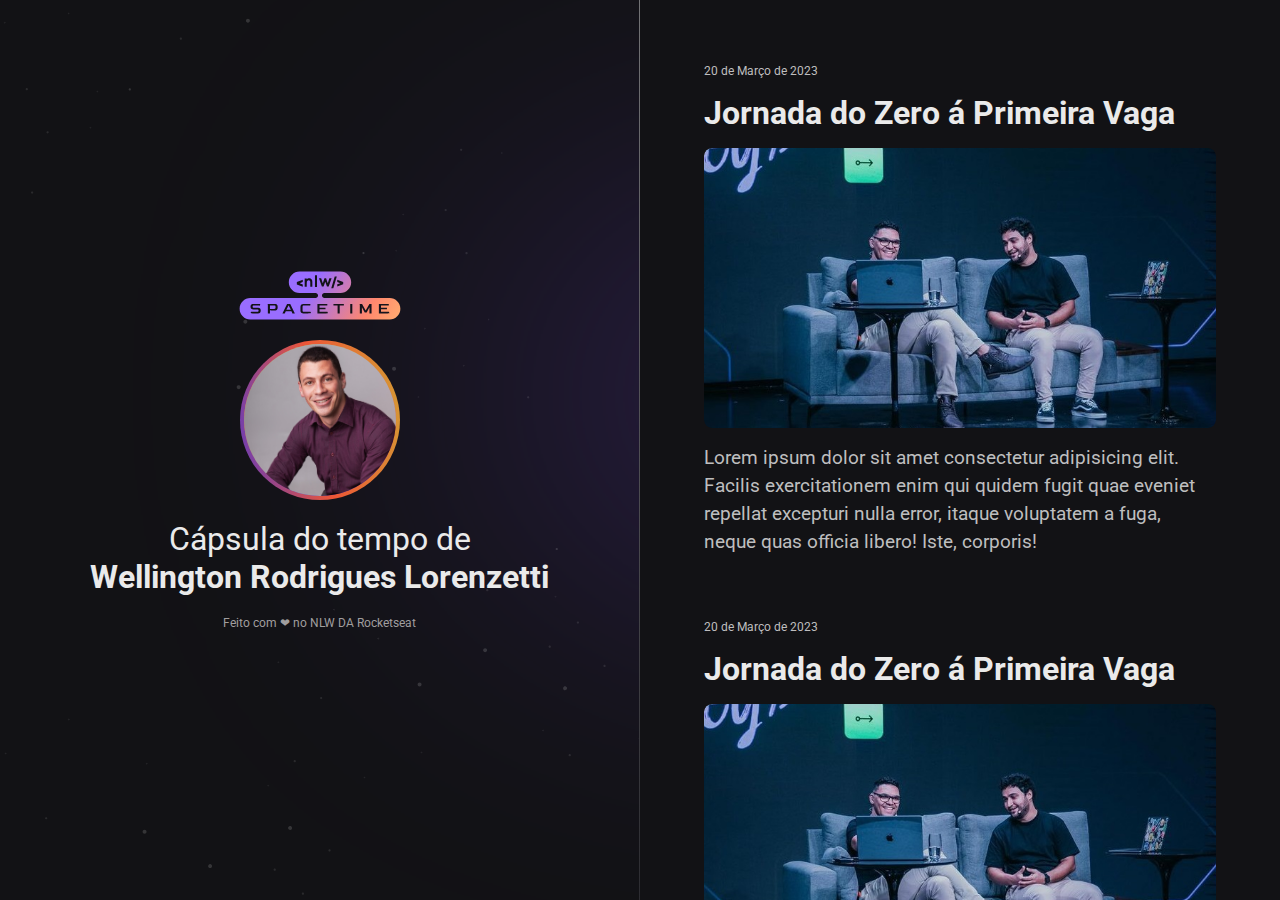
<file: index.html>
<!DOCTYPE html>
<html lang="en">
  <head>
    <meta charset="UTF-8" />
    <meta http-equiv="X-UA-Compatible" content="IE=edge" />
    <meta name="viewport" content="width=device-width, initial-scale=1.0" />

    <link rel="preconnect" href="https://fonts.googleapis.com" />
    <link rel="preconnect" href="https://fonts.gstatic.com" crossorigin />
    <link
      href="https://fonts.googleapis.com/css2?family=Roboto:ital,wght@0,700;1,400&display=swap"
      rel="stylesheet"
    />
    <link rel="icon" type="image/png" href="./assets/favicon.png" />

    <link rel="stylesheet" href="./styles.css" />
    <title>NLW Spacetime</title>
  </head>
  <body>
    <aside>
      <img src="./assets/logo.svg" alt="Logo NLW Spacetime" />
      <img src="./assets/wellington.jpg" alt="Foto do Wellington">
      <p>
        Cápsula do tempo de <br />
        <strong>Wellington Rodrigues Lorenzetti</strong>
      </p>

      <span>Feito com ❤ no NLW DA Rocketseat</span>
    </aside>
    <nav>
      <a
        href="https://www.youtube.com/watch?v=3nz5HkUJaVU&ab_channel=Rocketseat"
        target="_blank"
        class="memory"
      >
        <small>20 de Março de 2023</small>
        <h1>Jornada do Zero á Primeira Vaga</h1>
        <div>
        <img
          src="./assets/jornada.png"
          alt="Rodrigo e Mayk apresentando o evento Jornada do Zero á Primeira Vaga"
        />
        </div>
        <p>
          Lorem ipsum dolor sit amet consectetur adipisicing elit. Facilis
          exercitationem enim qui quidem fugit quae eveniet repellat excepturi
          nulla error, itaque voluptatem a fuga, neque quas officia libero!
          Iste, corporis!
        </p>
      </a>
      <a
        href="https://www.youtube.com/watch?v=3nz5HkUJaVU&ab_channel=Rocketseat"
        target="_blank"
        class="memory"
      >
        <small>20 de Março de 2023</small>
        <h1>Jornada do Zero á Primeira Vaga</h1>
        <div>
        <img
          src="./assets/jornada.png"
          alt="Rodrigo e Mayk apresentando o evento Jornada do Zero á Primeira Vaga"
        />
        </div>
        <p>
          Lorem ipsum dolor sit amet consectetur adipisicing elit. Facilis
          exercitationem enim qui quidem fugit quae eveniet repellat excepturi
          nulla error, itaque voluptatem a fuga, neque quas officia libero!
          Iste, corporis!
        </p> </a
      ><a
        href="https://www.youtube.com/watch?v=3nz5HkUJaVU&ab_channel=Rocketseat"
        target="_blank"
        class="memory"
      >
        <small>20 de Março de 2023</small>
        <h1>Jornada do Zero á Primeira Vaga</h1>
        <div>
        <img
          src="./assets/jornada.png"
          alt="Rodrigo e Mayk apresentando o evento Jornada do Zero á Primeira Vaga"
        />
        </div>
        <p>
          Lorem ipsum dolor sit amet consectetur adipisicing elit. Facilis
          exercitationem enim qui quidem fugit quae eveniet repellat excepturi
          nulla error, itaque voluptatem a fuga, neque quas officia libero!
          Iste, corporis!
        </p>
      </a>
    </nav>
  </body>
</html>
</file>
<file: styles.css>
*{
  margin: 0;
  padding: 0;
  box-sizing: border-box;
}


:root {
font-size: 16px;

}
::-webkit-scrollbar{
  width: 8px;
}

::-webkit-scrollbar-track{
  background-color: #2c2c31;
}

::-webkit-scrollbar-thumb{
  background-color: #9e9ea0;
}
@keyframes entering {
  from { 
    opacity: 0;
    transform: translateY(-200px);
  }
  to{ 
    opacity: 1;
    transform: translateY(0);
  }
}

body{
  background-color: #121215;
  color: #EAEAEa;

  font-family: 'Roboto', sans-serif;

  display: grid;
  grid-template-areas: "profile timeline";
  grid-template-columns: 1fr 1fr;
  grid-template-rows: 100vh;
}

nav{
  padding: 64px;
  grid-area: timeline;

  overflow-y: scroll;
  animation: entering 0.7s ease-in-out;
}

.memory{
  display: flex;
  flex-direction: column;
  gap: 16px;

  text-decoration: none;
  margin-bottom: 64px;
}
.memory small{
color: #bfbebf;
font-size: 0.75rem;

}

.memory h1{
  font-size: 2rem;
color: #EAEAEa;
}

.memory img{
  width: 100%;
  height: 280px;
  object-fit: cover;
  border-radius: 8px;

  transition: transform 0.3S ease-in-out;

}
.memory:hover img{
transform: scale(1.1);
}
.memory div{
  width: 100%;
  height: 280px;
  overflow: hidden;
  border-radius: 8px;
}



.memory p{
  font-size: 1.2rem;
  color: #bebebf;
  line-height: 28px;
}

aside{
  grid-area: profile;

  display: flex;
  flex-direction: column;
  align-items: center;
  justify-content: center;
  gap: 20px;


  border-right: 1px solid;
  border-image: linear-gradient(#727275, #2c2c31) 1;

  background-image: url("./assets/background.svg");
  background-position: top right;
  background-repeat: no-repeat;
  background-size: auto 100;

 
}

aside * {
   animation: entering 0.7s ease-in-out;
}
aside img:nth-child(2){
  width: 160px;
  height: 160px;
  border-radius: 50%;

  border: 4px solid transparent;
  background: linear-gradient(#d39e33, #ed5636, #633bbc) padding-box,
  linear-gradient(260deg,#d39e33, #ed5636, #633bbc) border-box;
}
aside p{
  font-size: 2rem;
  text-align: center;
}
aside span{
  font-size: 0.75rem;
  color: #a09e9f;
}

@media (max-width: 768px){
  :root {
    font-size: 14px;
  }
body {
  grid-template-columns: 1fr;
  grid-template-rows: 0.2fr 0.8fr;
  grid-template-areas:
  "profile"
  "timeline";
}

aside {

  border-right: none;
  padding: 32px 12px;
}
nav {
  overflow-y: visible;
  padding: 22px;
}
}
</file>
